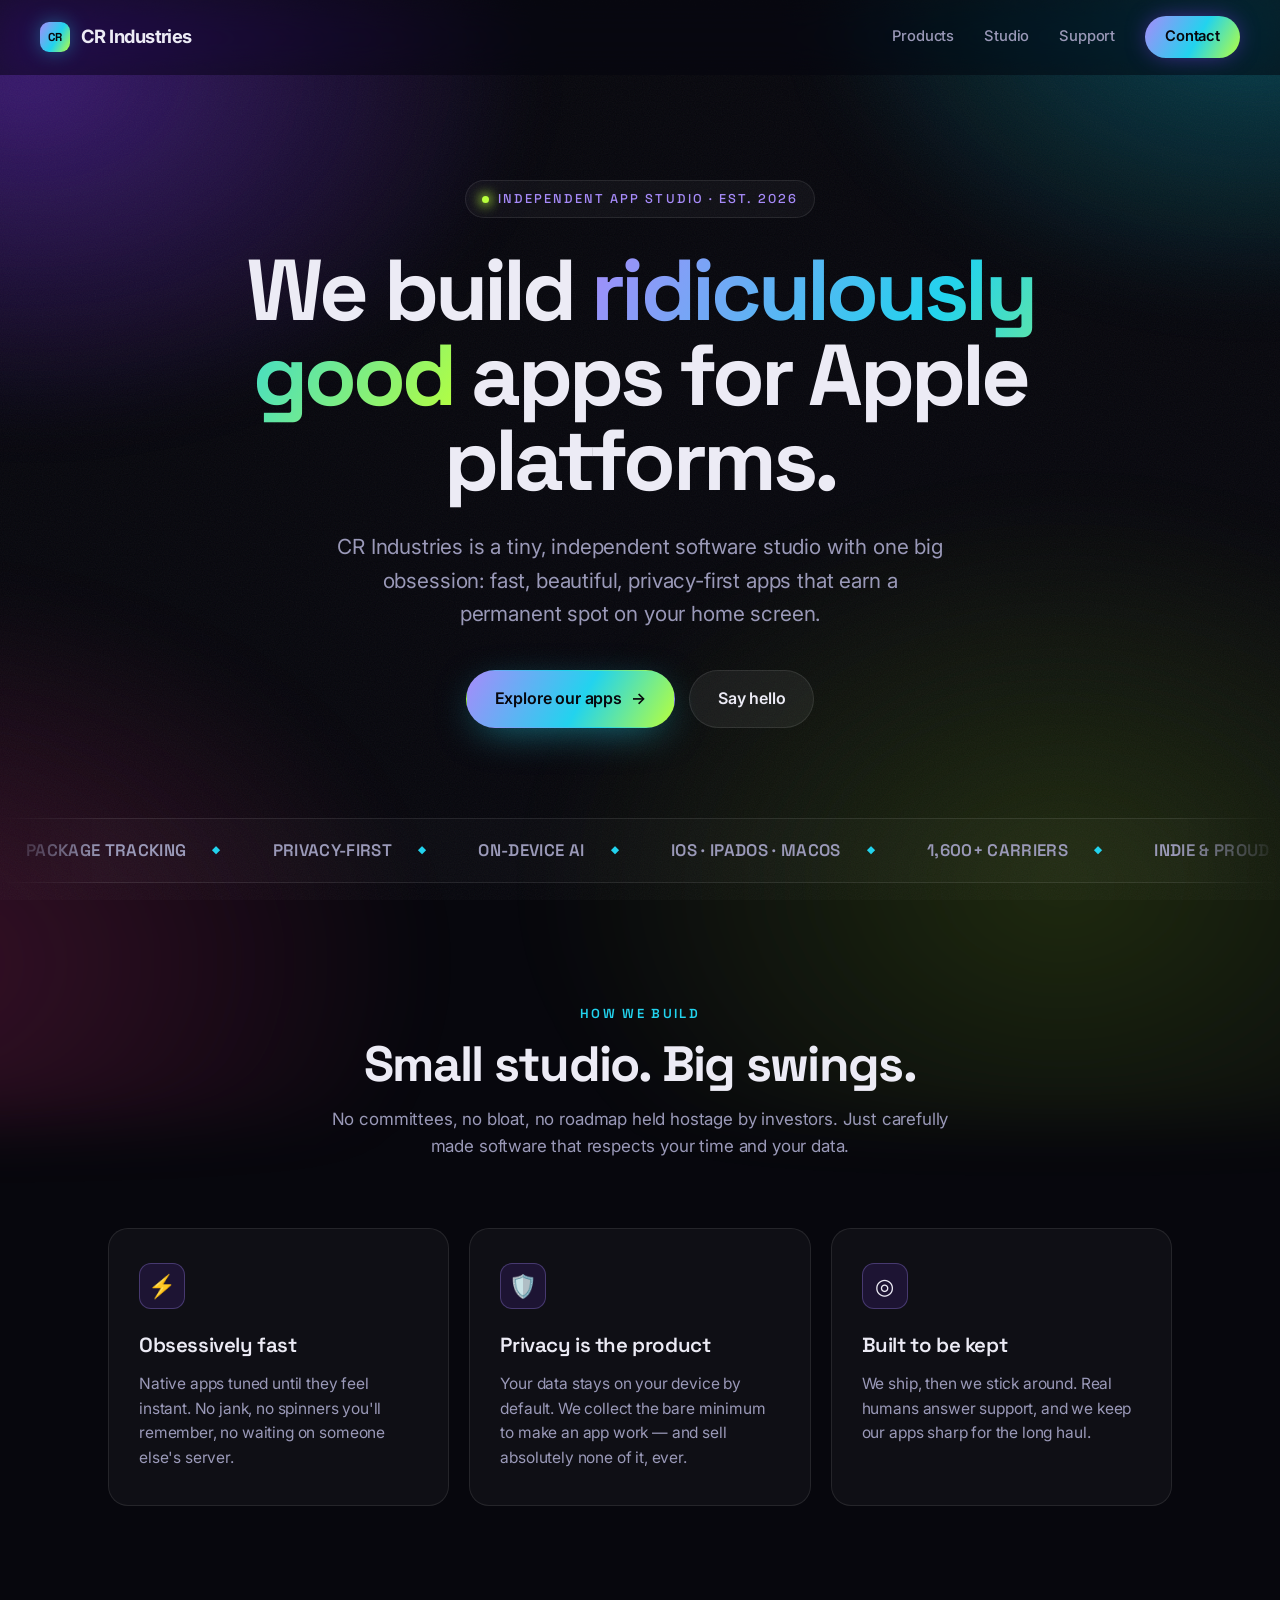
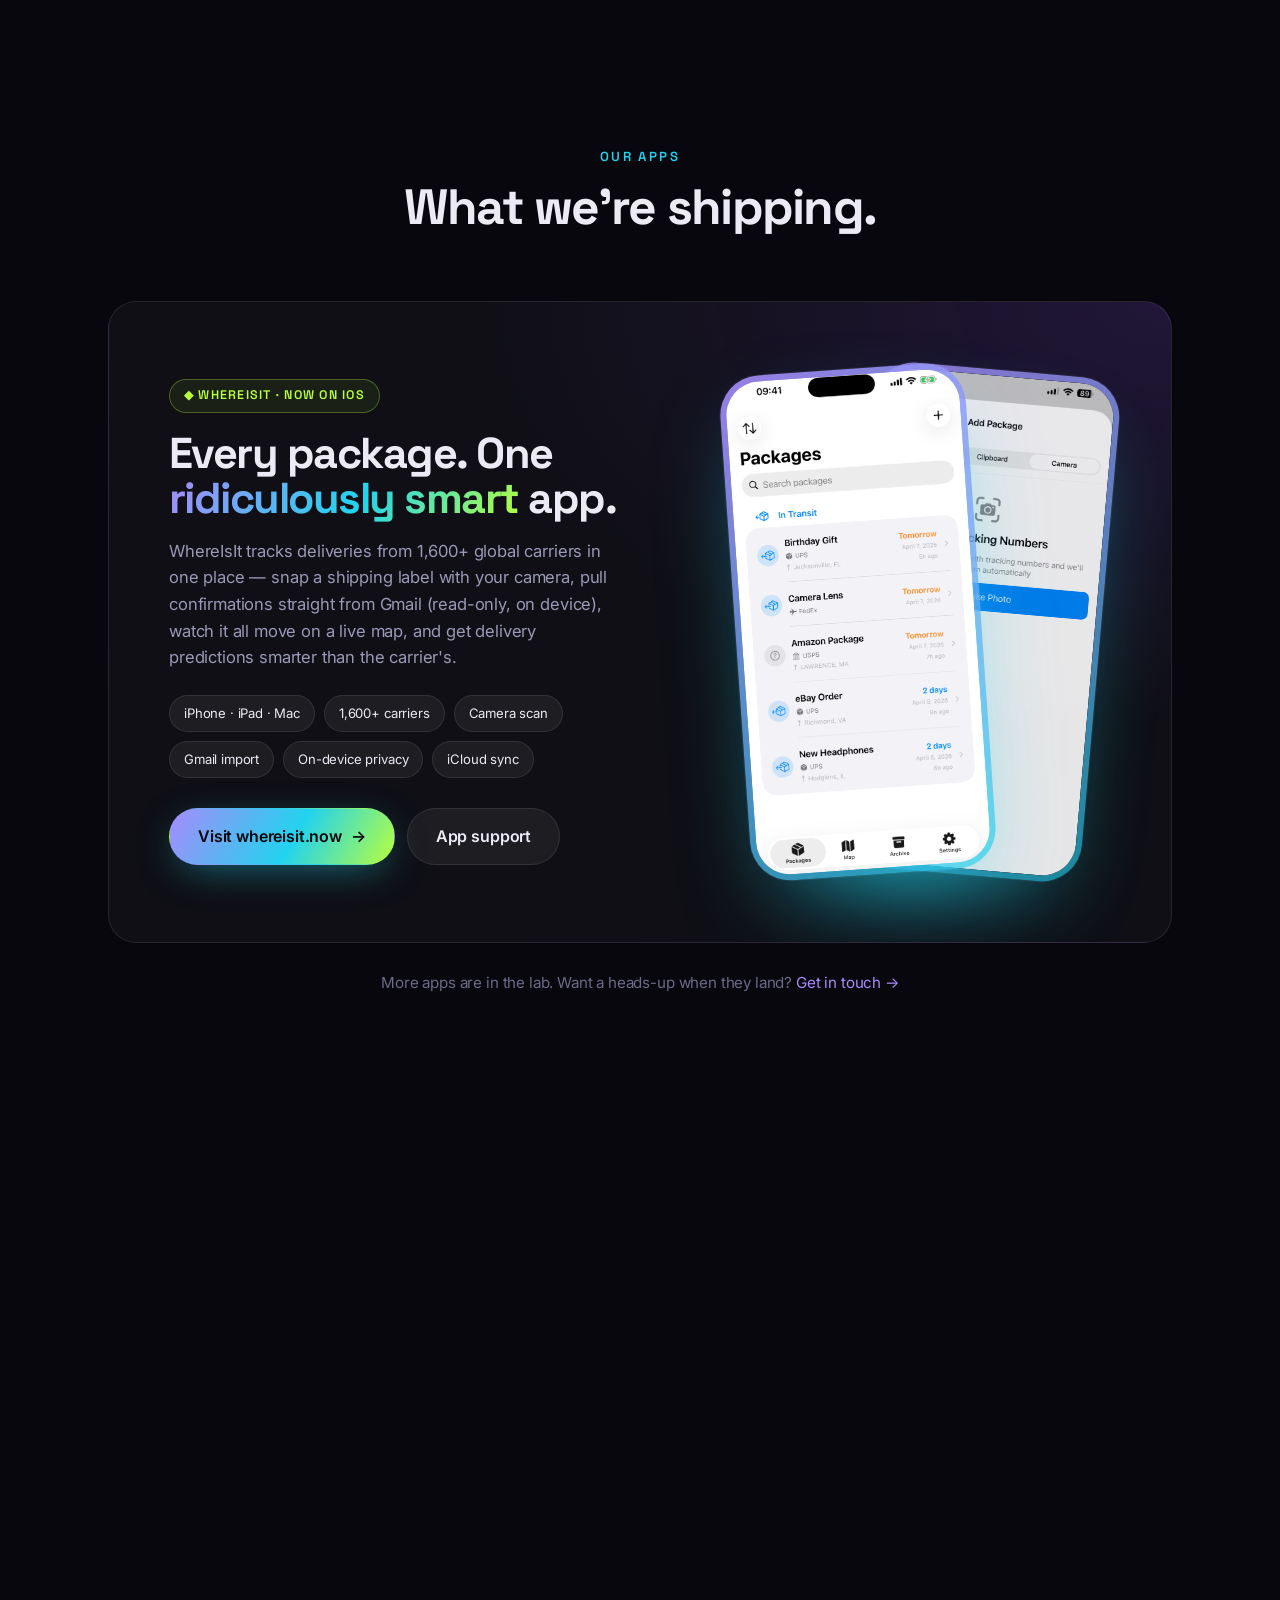
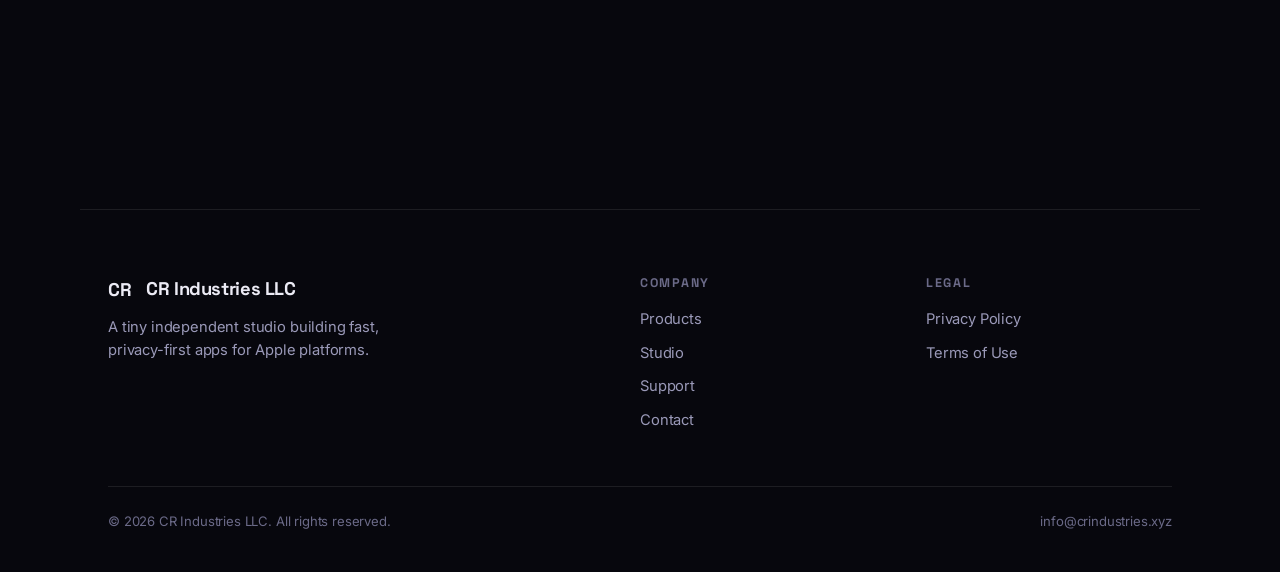
<file: index.html>
<!DOCTYPE html>
<html lang="en">
<head>
    <meta charset="UTF-8">
    <meta name="viewport" content="width=device-width, initial-scale=1.0">
    <title>CR Industries LLC — Independent app studio for Apple platforms</title>
    <meta name="description" content="CR Industries LLC is a small, independent software studio building fast, beautiful, privacy-first apps for iPhone, iPad, and Mac. Makers of WhereIsIt package tracking.">
    <link rel="stylesheet" href="styles.css">
    <link rel="icon" type="image/svg+xml" href="assets/favicon.svg">
    <link rel="canonical" href="https://crindustries.xyz/">
    <meta property="og:type" content="website">
    <meta property="og:title" content="CR Industries LLC — Independent app studio">
    <meta property="og:description" content="A tiny indie software studio building fast, privacy-first apps for Apple platforms. Makers of WhereIsIt.">
    <meta property="og:url" content="https://crindustries.xyz/">
    <meta name="theme-color" content="#07070d">
    <link rel="preconnect" href="https://fonts.googleapis.com">
    <link rel="preconnect" href="https://fonts.gstatic.com" crossorigin>
    <link href="https://fonts.googleapis.com/css2?family=Space+Grotesk:wght@500;600;700&family=Inter:wght@400;500;600;700&display=swap" rel="stylesheet">
</head>
<body>

    <nav>
        <a href="index.html" class="nav-logo"><span class="mark">CR</span> CR Industries</a>
        <div class="nav-right">
            <a href="index.html#products" class="nav-hide">Products</a>
            <a href="index.html#studio" class="nav-hide">Studio</a>
            <a href="support.html">Support</a>
            <a href="index.html#contact" class="nav-cta">Contact</a>
        </div>
    </nav>

    <!-- Hero -->
    <header class="hero wrap">
        <span class="eyebrow"><span class="dot"></span> Independent app studio · Est. 2026</span>
        <h1>We build <span class="grad-text">ridiculously good</span> apps for Apple platforms.</h1>
        <p class="lede">CR Industries is a tiny, independent software studio with one big obsession: fast, beautiful, privacy-first apps that earn a permanent spot on your home screen.</p>
        <div class="hero-actions">
            <a href="index.html#products" class="btn btn-grad">Explore our apps <span class="arrow">→</span></a>
            <a href="index.html#contact" class="btn btn-ghost">Say hello</a>
        </div>
    </header>

    <!-- Marquee -->
    <div class="marquee" aria-hidden="true">
        <div class="marquee-track">
            <span>Package tracking</span><span>Privacy-first</span><span>On-device AI</span><span>iOS · iPadOS · macOS</span><span>1,600+ carriers</span><span>Indie &amp; proud</span><span>No dark patterns</span>
            <span>Package tracking</span><span>Privacy-first</span><span>On-device AI</span><span>iOS · iPadOS · macOS</span><span>1,600+ carriers</span><span>Indie &amp; proud</span><span>No dark patterns</span>
        </div>
    </div>

    <!-- Studio / how we build -->
    <section class="section wrap" id="studio">
        <div class="section-head reveal">
            <div class="kicker">How we build</div>
            <h2>Small studio. Big swings.</h2>
            <p>No committees, no bloat, no roadmap held hostage by investors. Just carefully made software that respects your time and your data.</p>
        </div>
        <div class="values">
            <div class="card reveal">
                <div class="ico">⚡</div>
                <h3>Obsessively fast</h3>
                <p>Native apps tuned until they feel instant. No jank, no spinners you'll remember, no waiting on someone else's server.</p>
            </div>
            <div class="card reveal">
                <div class="ico">🛡️</div>
                <h3>Privacy is the product</h3>
                <p>Your data stays on your device by default. We collect the bare minimum to make an app work — and sell absolutely none of it, ever.</p>
            </div>
            <div class="card reveal">
                <div class="ico">◎</div>
                <h3>Built to be kept</h3>
                <p>We ship, then we stick around. Real humans answer support, and we keep our apps sharp for the long haul.</p>
            </div>
        </div>
    </section>

    <!-- Products -->
    <section class="section wrap" id="products">
        <div class="section-head reveal">
            <div class="kicker">Our apps</div>
            <h2>What we're shipping.</h2>
        </div>

        <article class="product reveal">
            <div class="product-text">
                <span class="pill">◆ WhereIsIt · Now on iOS</span>
                <h3>Every package. One <span class="grad-text">ridiculously smart</span> app.</h3>
                <p>WhereIsIt tracks deliveries from 1,600+ global carriers in one place — snap a shipping label with your camera, pull confirmations straight from Gmail (read-only, on device), watch it all move on a live map, and get delivery predictions smarter than the carrier's.</p>
                <ul class="chips">
                    <li>iPhone · iPad · Mac</li>
                    <li>1,600+ carriers</li>
                    <li>Camera scan</li>
                    <li>Gmail import</li>
                    <li>On-device privacy</li>
                    <li>iCloud sync</li>
                </ul>
                <div class="product-actions">
                    <a href="https://whereisit.now" class="btn btn-grad" rel="noopener">Visit whereisit.now <span class="arrow">→</span></a>
                    <a href="https://whereisit.now/support.html" class="btn btn-ghost" rel="noopener">App support</a>
                </div>
            </div>
            <div class="phones">
                <div class="phone back"><div><img src="assets/whereisit-scan.png" alt="WhereIsIt scanning a shipping label" loading="lazy"></div></div>
                <div class="phone front"><div><img src="assets/whereisit-list.png" alt="WhereIsIt package list on iPhone" loading="lazy"></div></div>
            </div>
        </article>

        <p class="more">More apps are in the lab. Want a heads-up when they land? <a href="index.html#contact">Get in touch →</a></p>
    </section>

    <!-- Contact -->
    <section class="section wrap contact" id="contact">
        <div class="contact-inner reveal">
            <h2>Let's build <span class="grad-text">something.</span></h2>
            <p>Partnerships, press, feedback, or just want to say hi? We read every message. CR Industries LLC is an independent software company based in the United States.</p>
            <a href="mailto:info@crindustries.xyz" class="email-btn">✉ info@crindustries.xyz</a>
        </div>
    </section>

    <!-- Footer -->
    <footer class="wrap">
        <div class="footer-grid">
            <div class="footer-col">
                <div class="footer-logo"><span class="mark" style="width:28px;height:28px;">CR</span> CR Industries LLC</div>
                <p class="footer-tagline">A tiny independent studio building fast, privacy-first apps for Apple platforms.</p>
            </div>
            <div class="footer-col">
                <h4>Company</h4>
                <a href="index.html#products">Products</a>
                <a href="index.html#studio">Studio</a>
                <a href="support.html">Support</a>
                <a href="index.html#contact">Contact</a>
            </div>
            <div class="footer-col">
                <h4>Legal</h4>
                <a href="privacy.html">Privacy Policy</a>
                <a href="terms.html">Terms of Use</a>
            </div>
        </div>
        <div class="footer-bottom">
            <p>&copy; 2026 CR Industries LLC. All rights reserved.</p>
            <p><a href="mailto:info@crindustries.xyz">info@crindustries.xyz</a></p>
        </div>
    </footer>

    <script src="app.js" defer></script>
</body>
</html>
</file>
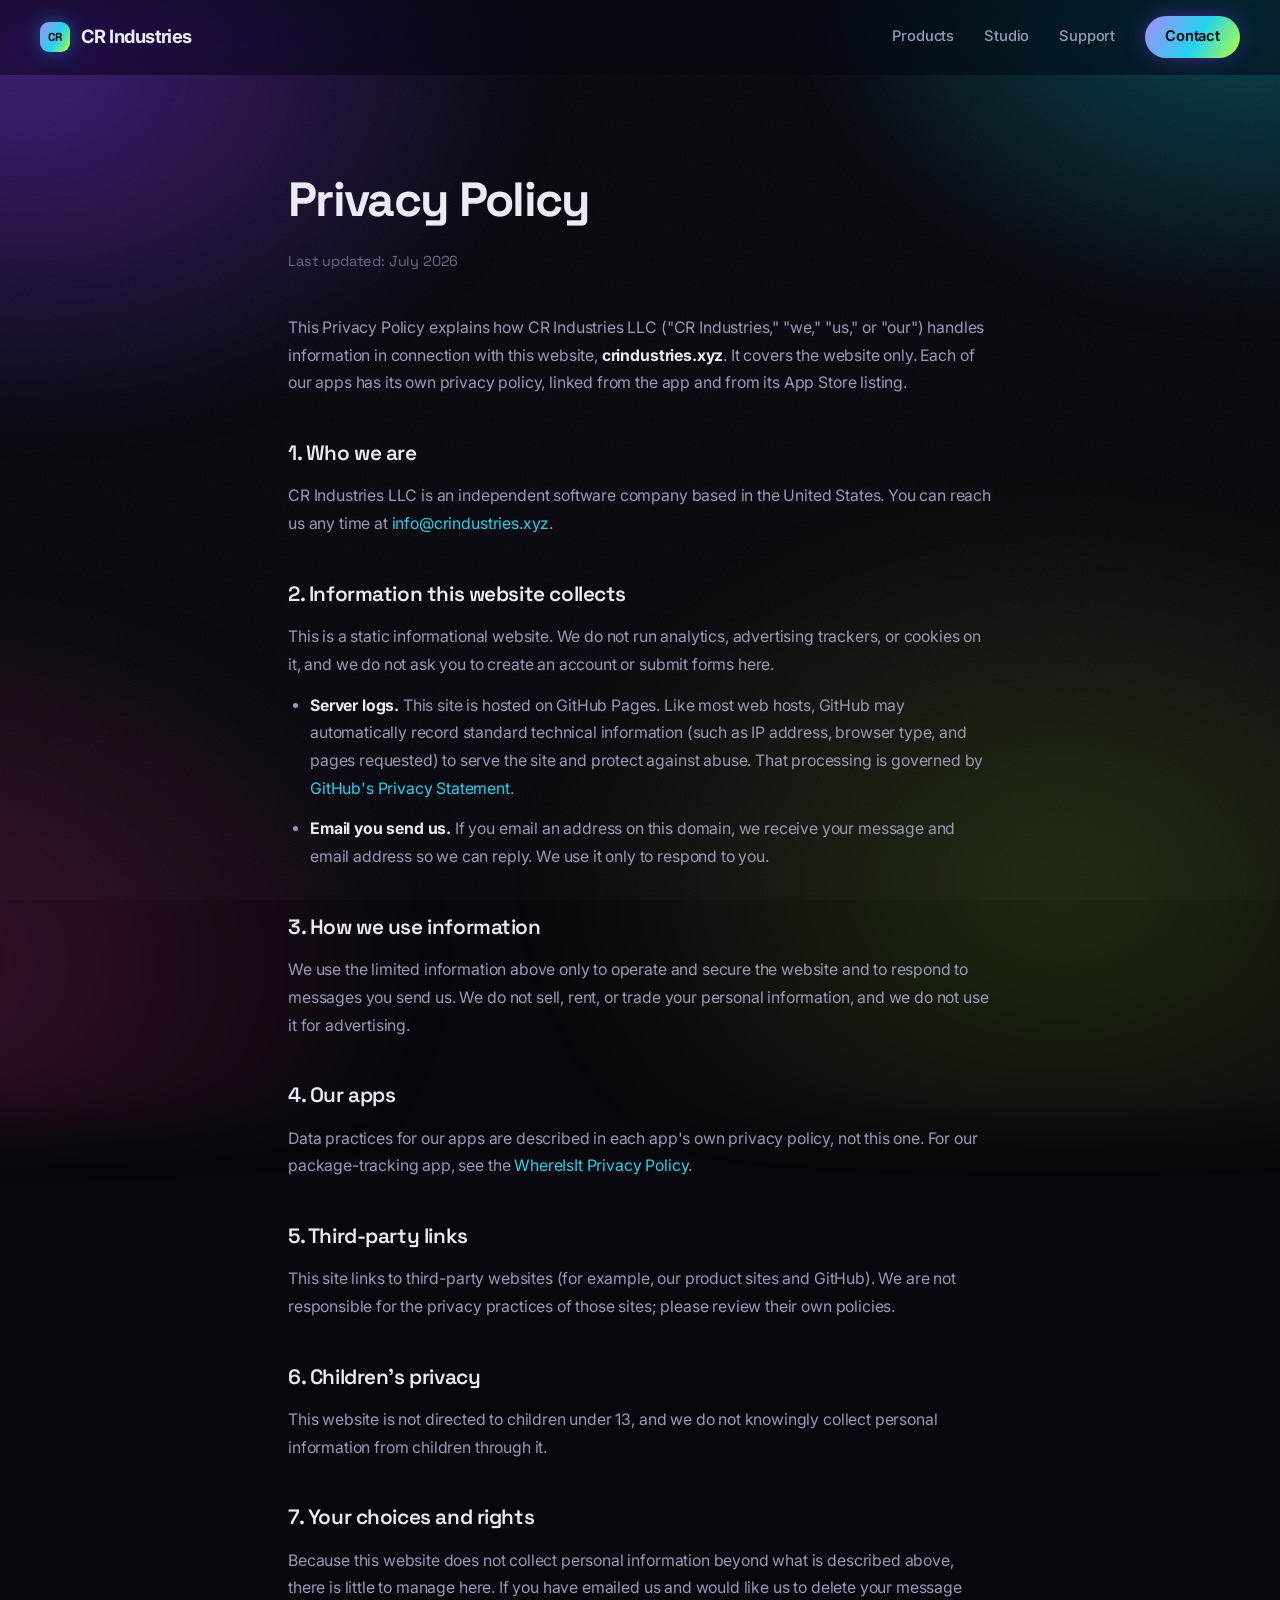
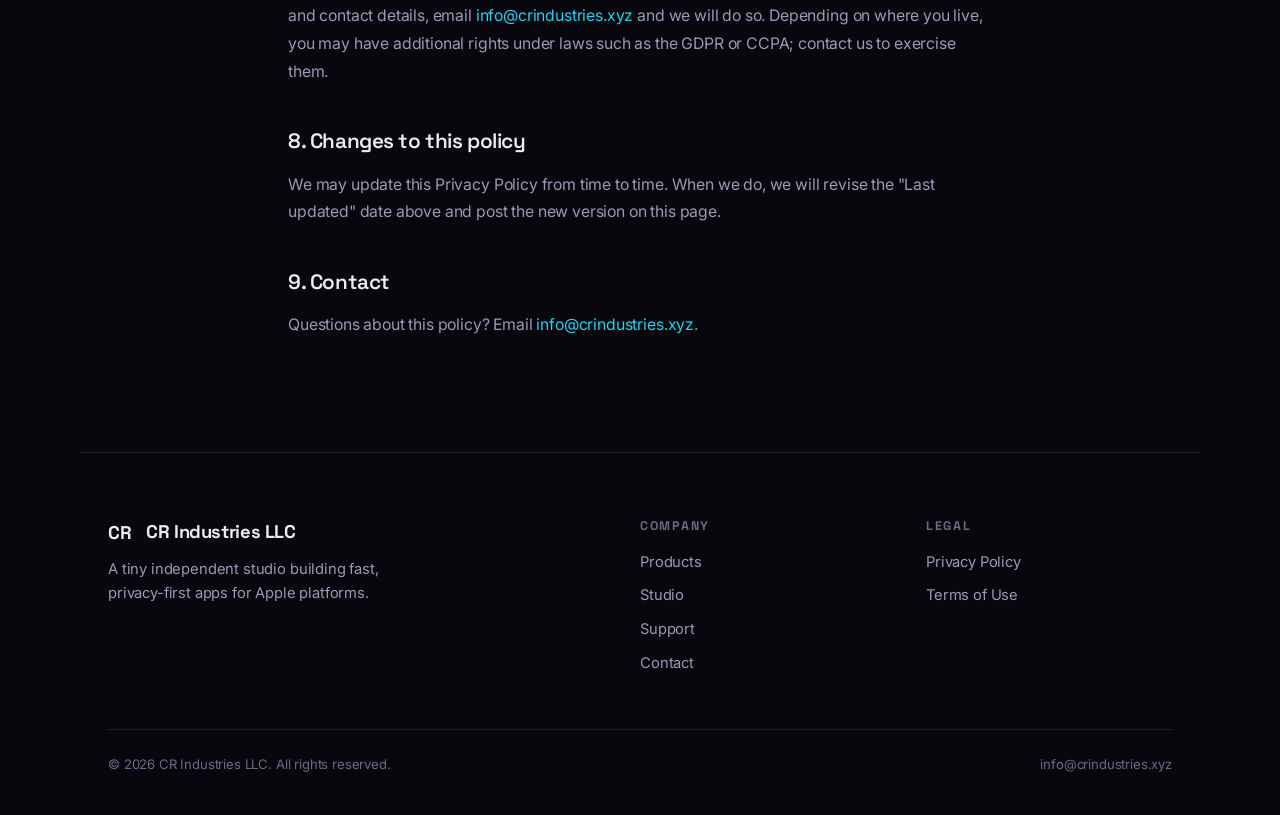
<file: privacy.html>
<!DOCTYPE html>
<html lang="en">
<head>
    <meta charset="UTF-8">
    <meta name="viewport" content="width=device-width, initial-scale=1.0">
    <title>Privacy Policy — CR Industries LLC</title>
    <meta name="description" content="Privacy policy for the CR Industries LLC website, crindustries.xyz.">
    <link rel="stylesheet" href="styles.css">
    <link rel="icon" type="image/svg+xml" href="assets/favicon.svg">
    <link rel="canonical" href="https://crindustries.xyz/privacy.html">
    <meta name="theme-color" content="#07070d">
    <link rel="preconnect" href="https://fonts.googleapis.com">
    <link rel="preconnect" href="https://fonts.gstatic.com" crossorigin>
    <link href="https://fonts.googleapis.com/css2?family=Space+Grotesk:wght@500;600;700&family=Inter:wght@400;500;600;700&display=swap" rel="stylesheet">
</head>
<body>

    <nav>
        <a href="index.html" class="nav-logo"><span class="mark">CR</span> CR Industries</a>
        <div class="nav-right">
            <a href="index.html#products" class="nav-hide">Products</a>
            <a href="index.html#studio" class="nav-hide">Studio</a>
            <a href="support.html">Support</a>
            <a href="index.html#contact" class="nav-cta">Contact</a>
        </div>
    </nav>

    <main class="legal">
        <h1>Privacy Policy</h1>
        <p class="updated">Last updated: July 2026</p>

        <p>This Privacy Policy explains how CR Industries LLC ("CR Industries," "we," "us," or "our") handles information in connection with this website, <strong>crindustries.xyz</strong>. It covers the website only. Each of our apps has its own privacy policy, linked from the app and from its App Store listing.</p>

        <h2>1. Who we are</h2>
        <p>CR Industries LLC is an independent software company based in the United States. You can reach us any time at <a href="mailto:info@crindustries.xyz">info@crindustries.xyz</a>.</p>

        <h2>2. Information this website collects</h2>
        <p>This is a static informational website. We do not run analytics, advertising trackers, or cookies on it, and we do not ask you to create an account or submit forms here.</p>
        <ul>
            <li><strong>Server logs.</strong> This site is hosted on GitHub Pages. Like most web hosts, GitHub may automatically record standard technical information (such as IP address, browser type, and pages requested) to serve the site and protect against abuse. That processing is governed by <a href="https://docs.github.com/site-policy/privacy-policies/github-privacy-statement" rel="noopener">GitHub's Privacy Statement</a>.</li>
            <li><strong>Email you send us.</strong> If you email an address on this domain, we receive your message and email address so we can reply. We use it only to respond to you.</li>
        </ul>

        <h2>3. How we use information</h2>
        <p>We use the limited information above only to operate and secure the website and to respond to messages you send us. We do not sell, rent, or trade your personal information, and we do not use it for advertising.</p>

        <h2>4. Our apps</h2>
        <p>Data practices for our apps are described in each app's own privacy policy, not this one. For our package-tracking app, see the <a href="https://whereisit.now/privacy.html" rel="noopener">WhereIsIt Privacy Policy</a>.</p>

        <h2>5. Third-party links</h2>
        <p>This site links to third-party websites (for example, our product sites and GitHub). We are not responsible for the privacy practices of those sites; please review their own policies.</p>

        <h2>6. Children's privacy</h2>
        <p>This website is not directed to children under 13, and we do not knowingly collect personal information from children through it.</p>

        <h2>7. Your choices and rights</h2>
        <p>Because this website does not collect personal information beyond what is described above, there is little to manage here. If you have emailed us and would like us to delete your message and contact details, email <a href="mailto:info@crindustries.xyz">info@crindustries.xyz</a> and we will do so. Depending on where you live, you may have additional rights under laws such as the GDPR or CCPA; contact us to exercise them.</p>

        <h2>8. Changes to this policy</h2>
        <p>We may update this Privacy Policy from time to time. When we do, we will revise the "Last updated" date above and post the new version on this page.</p>

        <h2>9. Contact</h2>
        <p>Questions about this policy? Email <a href="mailto:info@crindustries.xyz">info@crindustries.xyz</a>.</p>
    </main>

    <footer class="wrap">
        <div class="footer-grid">
            <div class="footer-col">
                <div class="footer-logo"><span class="mark" style="width:28px;height:28px;">CR</span> CR Industries LLC</div>
                <p class="footer-tagline">A tiny independent studio building fast, privacy-first apps for Apple platforms.</p>
            </div>
            <div class="footer-col">
                <h4>Company</h4>
                <a href="index.html#products">Products</a>
                <a href="index.html#studio">Studio</a>
                <a href="support.html">Support</a>
                <a href="index.html#contact">Contact</a>
            </div>
            <div class="footer-col">
                <h4>Legal</h4>
                <a href="privacy.html">Privacy Policy</a>
                <a href="terms.html">Terms of Use</a>
            </div>
        </div>
        <div class="footer-bottom">
            <p>&copy; 2026 CR Industries LLC. All rights reserved.</p>
            <p><a href="mailto:info@crindustries.xyz">info@crindustries.xyz</a></p>
        </div>
    </footer>

    <script src="app.js" defer></script>
</body>
</html>
</file>
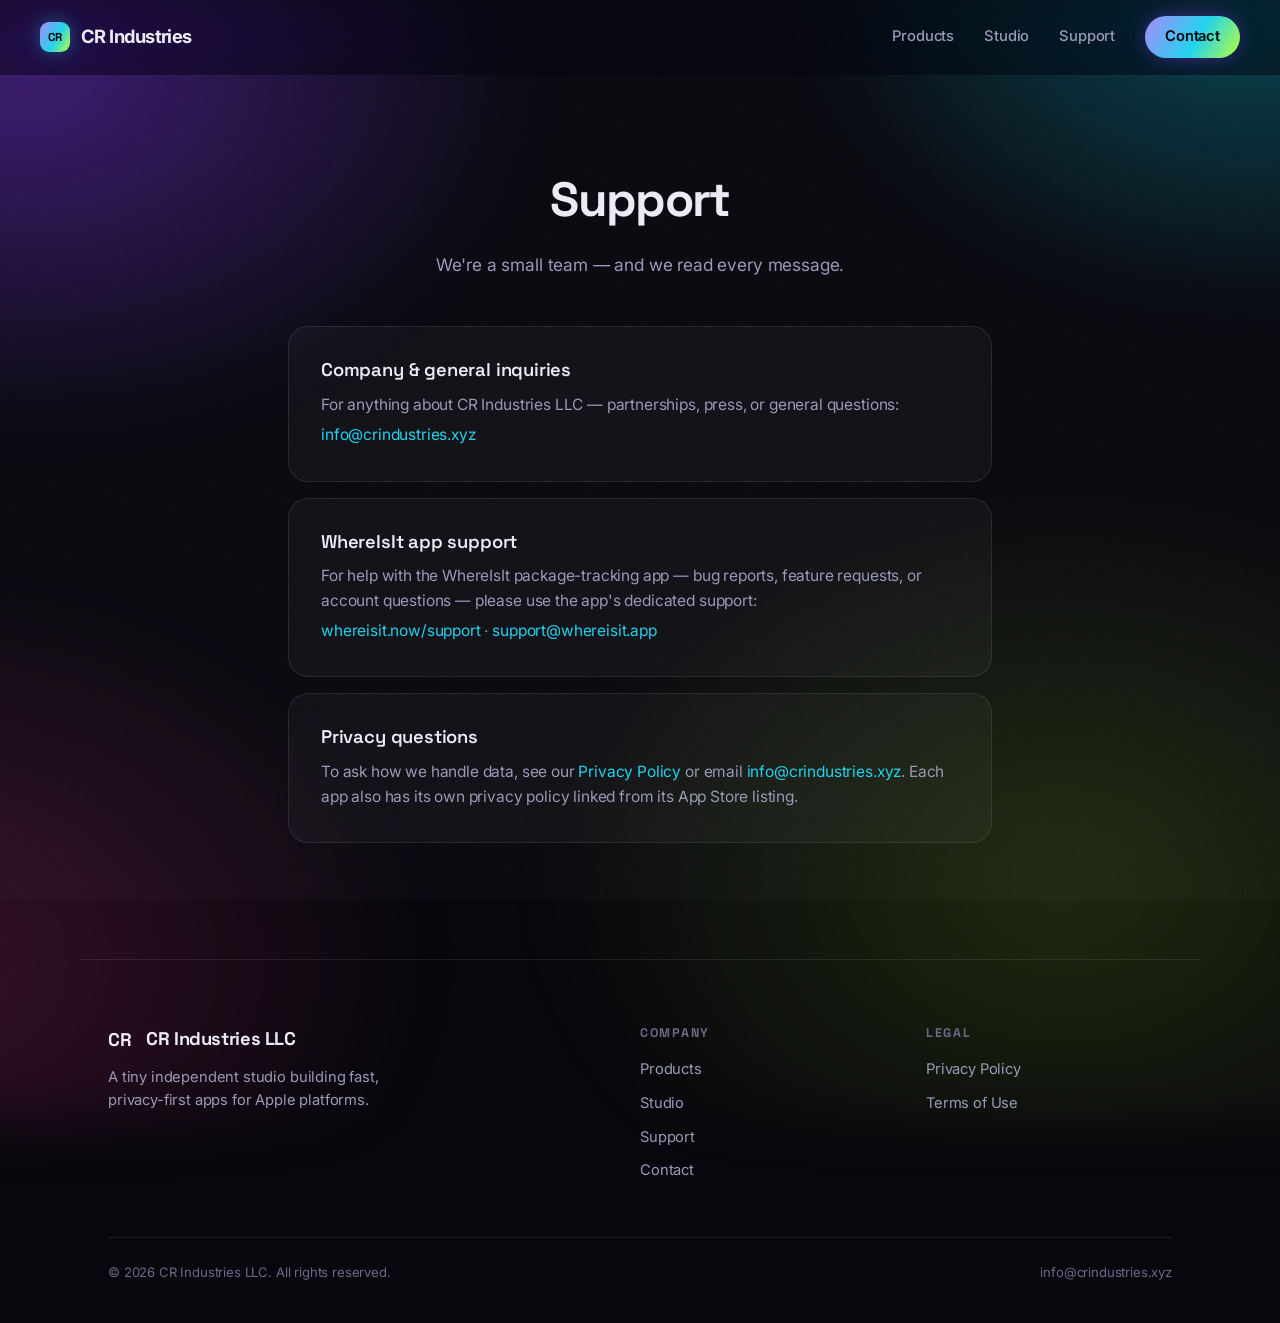
<file: support.html>
<!DOCTYPE html>
<html lang="en">
<head>
    <meta charset="UTF-8">
    <meta name="viewport" content="width=device-width, initial-scale=1.0">
    <title>Support — CR Industries LLC</title>
    <meta name="description" content="Contact CR Industries LLC for company, product, and press inquiries.">
    <link rel="stylesheet" href="styles.css">
    <link rel="icon" type="image/svg+xml" href="assets/favicon.svg">
    <link rel="canonical" href="https://crindustries.xyz/support.html">
    <meta name="theme-color" content="#07070d">
    <link rel="preconnect" href="https://fonts.googleapis.com">
    <link rel="preconnect" href="https://fonts.gstatic.com" crossorigin>
    <link href="https://fonts.googleapis.com/css2?family=Space+Grotesk:wght@500;600;700&family=Inter:wght@400;500;600;700&display=swap" rel="stylesheet">
</head>
<body>

    <nav>
        <a href="index.html" class="nav-logo"><span class="mark">CR</span> CR Industries</a>
        <div class="nav-right">
            <a href="index.html#products" class="nav-hide">Products</a>
            <a href="index.html#studio" class="nav-hide">Studio</a>
            <a href="support.html">Support</a>
            <a href="index.html#contact" class="nav-cta">Contact</a>
        </div>
    </nav>

    <main class="support">
        <h1>Support</h1>
        <p class="support-sub">We're a small team — and we read every message.</p>

        <div class="support-card">
            <h3>Company &amp; general inquiries</h3>
            <p>For anything about CR Industries LLC — partnerships, press, or general questions:</p>
            <p><a href="mailto:info@crindustries.xyz">info@crindustries.xyz</a></p>
        </div>

        <div class="support-card">
            <h3>WhereIsIt app support</h3>
            <p>For help with the WhereIsIt package-tracking app — bug reports, feature requests, or account questions — please use the app's dedicated support:</p>
            <p><a href="https://whereisit.now/support.html" rel="noopener">whereisit.now/support</a> &middot; <a href="mailto:support@whereisit.app">support@whereisit.app</a></p>
        </div>

        <div class="support-card">
            <h3>Privacy questions</h3>
            <p>To ask how we handle data, see our <a href="privacy.html">Privacy Policy</a> or email <a href="mailto:info@crindustries.xyz">info@crindustries.xyz</a>. Each app also has its own privacy policy linked from its App Store listing.</p>
        </div>
    </main>

    <footer class="wrap">
        <div class="footer-grid">
            <div class="footer-col">
                <div class="footer-logo"><span class="mark" style="width:28px;height:28px;">CR</span> CR Industries LLC</div>
                <p class="footer-tagline">A tiny independent studio building fast, privacy-first apps for Apple platforms.</p>
            </div>
            <div class="footer-col">
                <h4>Company</h4>
                <a href="index.html#products">Products</a>
                <a href="index.html#studio">Studio</a>
                <a href="support.html">Support</a>
                <a href="index.html#contact">Contact</a>
            </div>
            <div class="footer-col">
                <h4>Legal</h4>
                <a href="privacy.html">Privacy Policy</a>
                <a href="terms.html">Terms of Use</a>
            </div>
        </div>
        <div class="footer-bottom">
            <p>&copy; 2026 CR Industries LLC. All rights reserved.</p>
            <p><a href="mailto:info@crindustries.xyz">info@crindustries.xyz</a></p>
        </div>
    </footer>

    <script src="app.js" defer></script>
</body>
</html>
</file>
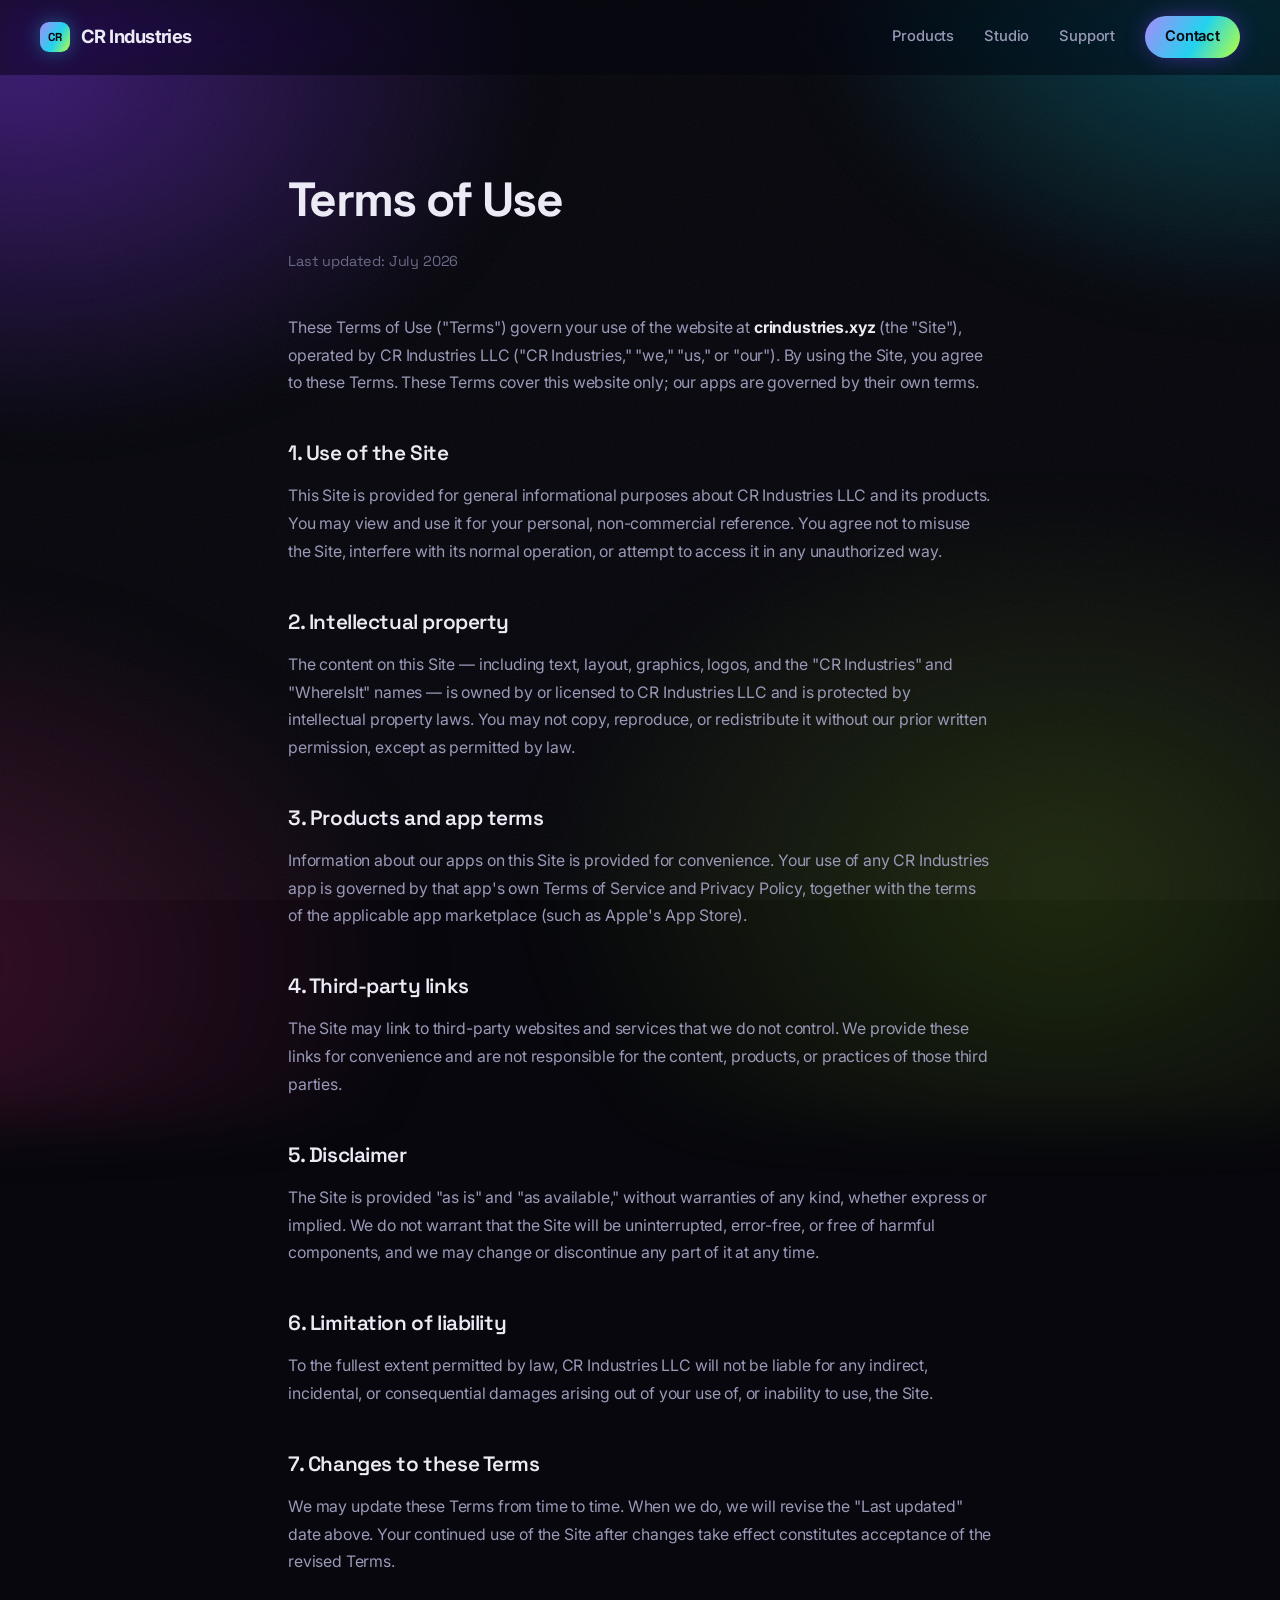
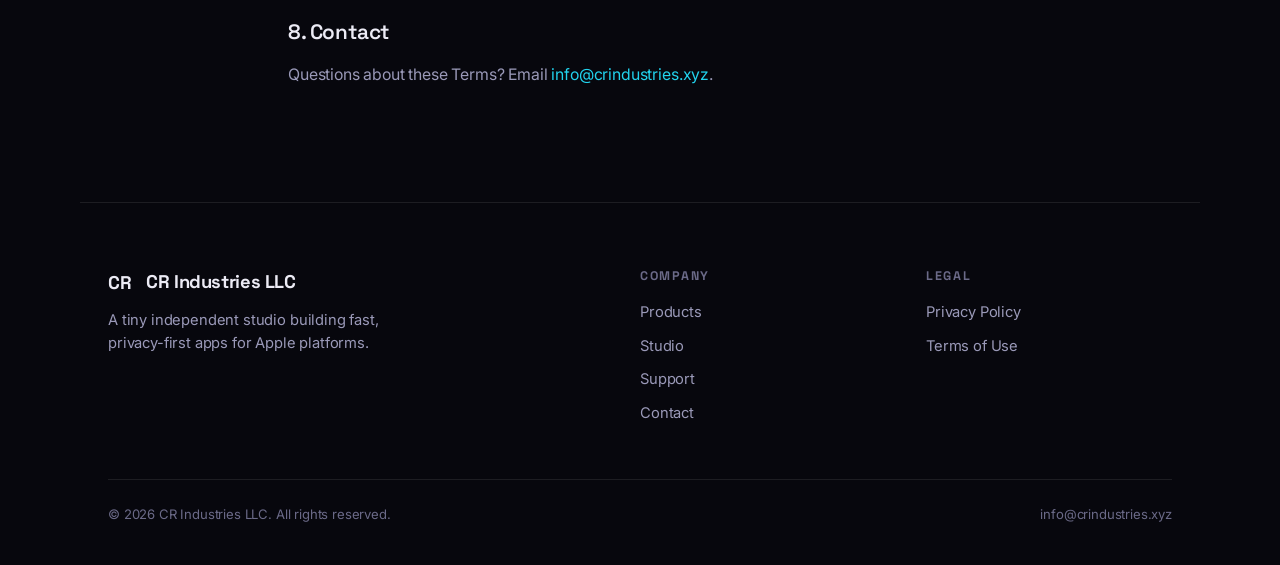
<file: terms.html>
<!DOCTYPE html>
<html lang="en">
<head>
    <meta charset="UTF-8">
    <meta name="viewport" content="width=device-width, initial-scale=1.0">
    <title>Terms of Use — CR Industries LLC</title>
    <meta name="description" content="Terms of use for the CR Industries LLC website, crindustries.xyz.">
    <link rel="stylesheet" href="styles.css">
    <link rel="icon" type="image/svg+xml" href="assets/favicon.svg">
    <link rel="canonical" href="https://crindustries.xyz/terms.html">
    <meta name="theme-color" content="#07070d">
    <link rel="preconnect" href="https://fonts.googleapis.com">
    <link rel="preconnect" href="https://fonts.gstatic.com" crossorigin>
    <link href="https://fonts.googleapis.com/css2?family=Space+Grotesk:wght@500;600;700&family=Inter:wght@400;500;600;700&display=swap" rel="stylesheet">
</head>
<body>

    <nav>
        <a href="index.html" class="nav-logo"><span class="mark">CR</span> CR Industries</a>
        <div class="nav-right">
            <a href="index.html#products" class="nav-hide">Products</a>
            <a href="index.html#studio" class="nav-hide">Studio</a>
            <a href="support.html">Support</a>
            <a href="index.html#contact" class="nav-cta">Contact</a>
        </div>
    </nav>

    <main class="legal">
        <h1>Terms of Use</h1>
        <p class="updated">Last updated: July 2026</p>

        <p>These Terms of Use ("Terms") govern your use of the website at <strong>crindustries.xyz</strong> (the "Site"), operated by CR Industries LLC ("CR Industries," "we," "us," or "our"). By using the Site, you agree to these Terms. These Terms cover this website only; our apps are governed by their own terms.</p>

        <h2>1. Use of the Site</h2>
        <p>This Site is provided for general informational purposes about CR Industries LLC and its products. You may view and use it for your personal, non-commercial reference. You agree not to misuse the Site, interfere with its normal operation, or attempt to access it in any unauthorized way.</p>

        <h2>2. Intellectual property</h2>
        <p>The content on this Site — including text, layout, graphics, logos, and the "CR Industries" and "WhereIsIt" names — is owned by or licensed to CR Industries LLC and is protected by intellectual property laws. You may not copy, reproduce, or redistribute it without our prior written permission, except as permitted by law.</p>

        <h2>3. Products and app terms</h2>
        <p>Information about our apps on this Site is provided for convenience. Your use of any CR Industries app is governed by that app's own Terms of Service and Privacy Policy, together with the terms of the applicable app marketplace (such as Apple's App Store).</p>

        <h2>4. Third-party links</h2>
        <p>The Site may link to third-party websites and services that we do not control. We provide these links for convenience and are not responsible for the content, products, or practices of those third parties.</p>

        <h2>5. Disclaimer</h2>
        <p>The Site is provided "as is" and "as available," without warranties of any kind, whether express or implied. We do not warrant that the Site will be uninterrupted, error-free, or free of harmful components, and we may change or discontinue any part of it at any time.</p>

        <h2>6. Limitation of liability</h2>
        <p>To the fullest extent permitted by law, CR Industries LLC will not be liable for any indirect, incidental, or consequential damages arising out of your use of, or inability to use, the Site.</p>

        <h2>7. Changes to these Terms</h2>
        <p>We may update these Terms from time to time. When we do, we will revise the "Last updated" date above. Your continued use of the Site after changes take effect constitutes acceptance of the revised Terms.</p>

        <h2>8. Contact</h2>
        <p>Questions about these Terms? Email <a href="mailto:info@crindustries.xyz">info@crindustries.xyz</a>.</p>
    </main>

    <footer class="wrap">
        <div class="footer-grid">
            <div class="footer-col">
                <div class="footer-logo"><span class="mark" style="width:28px;height:28px;">CR</span> CR Industries LLC</div>
                <p class="footer-tagline">A tiny independent studio building fast, privacy-first apps for Apple platforms.</p>
            </div>
            <div class="footer-col">
                <h4>Company</h4>
                <a href="index.html#products">Products</a>
                <a href="index.html#studio">Studio</a>
                <a href="support.html">Support</a>
                <a href="index.html#contact">Contact</a>
            </div>
            <div class="footer-col">
                <h4>Legal</h4>
                <a href="privacy.html">Privacy Policy</a>
                <a href="terms.html">Terms of Use</a>
            </div>
        </div>
        <div class="footer-bottom">
            <p>&copy; 2026 CR Industries LLC. All rights reserved.</p>
            <p><a href="mailto:info@crindustries.xyz">info@crindustries.xyz</a></p>
        </div>
    </footer>

    <script src="app.js" defer></script>
</body>
</html>
</file>
<file: styles.css>
/* ============================================================
   CR Industries LLC — crindustries.xyz
   "Cyber-aurora" — bold indie software studio.
   ============================================================ */

*, *::before, *::after { margin: 0; padding: 0; box-sizing: border-box; }

:root {
    --bg:        #07070d;
    --bg-2:      #0d0d18;
    --text:      #ecebf5;
    --muted:     #9a99b8;
    --faint:     #6b6a88;

    --violet:    #7c3aed;
    --violet-lt: #a78bfa;
    --cyan:      #22d3ee;
    --lime:      #b8ff3c;
    --pink:      #ff3d8b;

    --grad:      linear-gradient(120deg, #a78bfa 0%, #22d3ee 55%, #b8ff3c 100%);
    --grad-hot:  linear-gradient(120deg, #7c3aed 0%, #22d3ee 100%);

    --line:      rgba(255,255,255,0.09);
    --glass:     rgba(255,255,255,0.035);
    --glass-2:   rgba(255,255,255,0.06);
    --radius:    20px;
    --maxw:      1120px;

    --shadow-glow: 0 0 0 1px rgba(124,58,237,0.25), 0 24px 70px -20px rgba(34,211,238,0.35);
}

html { scroll-behavior: smooth; -webkit-text-size-adjust: 100%; }

body {
    font-family: 'Inter', -apple-system, BlinkMacSystemFont, 'Segoe UI', Roboto, sans-serif;
    background: var(--bg);
    color: var(--text);
    line-height: 1.6;
    letter-spacing: -0.01em;
    -webkit-font-smoothing: antialiased;
    overflow-x: hidden;
    position: relative;
    min-height: 100vh;
}

/* Living aurora + grain — pure CSS, no markup needed per page */
body::before {
    content: "";
    position: fixed;
    inset: -25%;
    z-index: -2;
    background:
        radial-gradient(38% 38% at 18% 22%, rgba(124,58,237,0.42), transparent 70%),
        radial-gradient(34% 34% at 82% 16%, rgba(34,211,238,0.30), transparent 70%),
        radial-gradient(40% 42% at 72% 82%, rgba(184,255,60,0.14), transparent 70%),
        radial-gradient(38% 40% at 12% 88%, rgba(255,61,139,0.20), transparent 72%);
    filter: blur(30px) saturate(120%);
    animation: drift 26s ease-in-out infinite alternate;
}

body::after {
    content: "";
    position: fixed;
    inset: 0;
    z-index: -1;
    pointer-events: none;
    opacity: 0.055;
    background-image: url("data:image/svg+xml,%3Csvg xmlns='http://www.w3.org/2000/svg' width='160' height='160'%3E%3Cfilter id='n'%3E%3CfeTurbulence type='fractalNoise' baseFrequency='0.85' numOctaves='2' stitchTiles='stitch'/%3E%3C/filter%3E%3Crect width='100%25' height='100%25' filter='url(%23n)'/%3E%3C/svg%3E");
}

@keyframes drift {
    0%   { transform: translate3d(0,0,0) scale(1); }
    50%  { transform: translate3d(2%, -2%, 0) scale(1.06); }
    100% { transform: translate3d(-2%, 2%, 0) scale(1.03); }
}

a { color: inherit; text-decoration: none; }
img { max-width: 100%; display: block; }

.wrap { max-width: var(--maxw); margin: 0 auto; padding-left: 28px; padding-right: 28px; }

.grad-text {
    background: var(--grad);
    -webkit-background-clip: text;
    background-clip: text;
    -webkit-text-fill-color: transparent;
    color: transparent;
}

/* ---------------- Nav ---------------- */
nav {
    position: fixed;
    top: 0; left: 0; right: 0;
    z-index: 100;
    display: flex;
    align-items: center;
    justify-content: space-between;
    padding: 16px clamp(20px, 4vw, 40px);
    background: rgba(7,7,13,0.55);
    backdrop-filter: blur(18px) saturate(160%);
    -webkit-backdrop-filter: blur(18px) saturate(160%);
    border-bottom: 1px solid transparent;
    transition: border-color .3s, background .3s;
}
nav.scrolled { border-bottom-color: var(--line); background: rgba(7,7,13,0.8); }

.nav-logo { display: flex; align-items: center; gap: 11px; font-weight: 700; font-size: 1.15rem; letter-spacing: -0.03em; }
.nav-logo .mark {
    width: 30px; height: 30px; border-radius: 9px;
    display: grid; place-items: center;
    font-family: 'Space Grotesk', sans-serif; font-weight: 700; font-size: 0.72rem; letter-spacing: -0.04em;
    color: #07070d;
    background: var(--grad);
    box-shadow: 0 0 22px -4px rgba(34,211,238,0.7);
}
.nav-right { display: flex; align-items: center; gap: clamp(14px, 2.4vw, 30px); }
.nav-right a { color: var(--muted); font-size: 0.92rem; font-weight: 500; transition: color .2s; }
.nav-right a:hover { color: var(--text); }
.nav-cta {
    color: #07070d !important;
    background: var(--grad);
    padding: 9px 20px; border-radius: 30px; font-weight: 600 !important;
    box-shadow: 0 0 24px -6px rgba(124,58,237,0.8);
    transition: transform .2s, box-shadow .2s;
}
.nav-cta:hover { transform: translateY(-1px); box-shadow: 0 0 32px -4px rgba(34,211,238,0.9); }

/* ---------------- Buttons ---------------- */
.btn { display: inline-flex; align-items: center; gap: 9px; font-weight: 600; font-size: 1rem; padding: 15px 28px; border-radius: 40px; cursor: pointer; transition: transform .2s, box-shadow .2s, background .2s, border-color .2s; border: 1px solid transparent; }
.btn-grad { color: #07070d; background: var(--grad); box-shadow: 0 10px 40px -12px rgba(34,211,238,0.6); }
.btn-grad:hover { transform: translateY(-2px); box-shadow: 0 16px 50px -12px rgba(124,58,237,0.75); }
.btn-ghost { color: var(--text); background: var(--glass-2); border-color: var(--line); }
.btn-ghost:hover { transform: translateY(-2px); border-color: var(--violet-lt); background: rgba(167,139,250,0.1); }
.btn .arrow { transition: transform .2s; }
.btn:hover .arrow { transform: translateX(4px); }

/* ---------------- Hero ---------------- */
.hero { position: relative; padding-block: clamp(140px, 20vh, 220px) 90px; text-align: center; }
.eyebrow {
    display: inline-flex; align-items: center; gap: 9px;
    font-family: 'Space Grotesk', sans-serif;
    font-size: 0.8rem; font-weight: 500; letter-spacing: 0.16em; text-transform: uppercase;
    color: var(--violet-lt);
    padding: 8px 16px; border-radius: 30px;
    border: 1px solid var(--line); background: var(--glass);
    margin-bottom: 30px;
}
.eyebrow .dot { width: 7px; height: 7px; border-radius: 50%; background: var(--lime); box-shadow: 0 0 12px 2px var(--lime); animation: pulse 2s ease-in-out infinite; }
@keyframes pulse { 0%,100%{opacity:1} 50%{opacity:.35} }

.hero h1 {
    font-family: 'Space Grotesk', sans-serif;
    font-weight: 700;
    font-size: clamp(2.6rem, 7.5vw, 5.4rem);
    line-height: 0.98;
    letter-spacing: -0.045em;
    max-width: 15ch;
    margin: 0 auto;
}
.hero .lede { font-size: clamp(1.05rem, 2.2vw, 1.3rem); color: var(--muted); max-width: 620px; margin: 28px auto 0; }
.hero-actions { display: flex; gap: 14px; justify-content: center; flex-wrap: wrap; margin-top: 40px; }

/* ---------------- Marquee ---------------- */
.marquee {
    border-block: 1px solid var(--line);
    background: rgba(255,255,255,0.02);
    overflow: hidden; white-space: nowrap;
    padding: 18px 0;
    -webkit-mask-image: linear-gradient(90deg, transparent, #000 8%, #000 92%, transparent);
    mask-image: linear-gradient(90deg, transparent, #000 8%, #000 92%, transparent);
}
.marquee-track { display: inline-flex; gap: 0; animation: scroll 28s linear infinite; will-change: transform; }
.marquee:hover .marquee-track { animation-play-state: paused; }
.marquee span {
    font-family: 'Space Grotesk', sans-serif; font-weight: 600;
    font-size: 1.05rem; letter-spacing: 0.02em; text-transform: uppercase;
    color: var(--muted); padding: 0 26px;
    display: inline-flex; align-items: center; gap: 26px;
}
.marquee span::after { content: "◆"; color: var(--cyan); font-size: 0.6rem; }
@keyframes scroll { from { transform: translateX(0); } to { transform: translateX(-50%); } }

/* ---------------- Sections ---------------- */
.section { padding-block: clamp(70px, 11vw, 120px); }
.section-head { text-align: center; max-width: 640px; margin: 0 auto clamp(44px, 6vw, 68px); }
.kicker { font-family: 'Space Grotesk', sans-serif; font-size: 0.82rem; font-weight: 600; letter-spacing: 0.18em; text-transform: uppercase; color: var(--cyan); }
.section-head h2 { font-family: 'Space Grotesk', sans-serif; font-weight: 700; font-size: clamp(2rem, 5vw, 3.1rem); line-height: 1.05; letter-spacing: -0.035em; margin-top: 14px; }
.section-head p { color: var(--muted); margin-top: 16px; font-size: 1.06rem; }

/* Values */
.values { display: grid; grid-template-columns: repeat(3, 1fr); gap: 20px; }
.card {
    position: relative; border-radius: var(--radius);
    background: var(--glass); border: 1px solid var(--line);
    padding: 34px 30px; overflow: hidden;
    transition: transform .3s, border-color .3s, background .3s;
}
.card::before { content: ""; position: absolute; inset: 0 0 auto 0; height: 3px; background: var(--grad); opacity: 0; transition: opacity .3s; }
.card:hover { transform: translateY(-8px); border-color: rgba(167,139,250,0.35); background: var(--glass-2); }
.card:hover::before { opacity: 1; }
.card .ico { width: 46px; height: 46px; border-radius: 12px; display: grid; place-items: center; font-size: 1.4rem; background: rgba(124,58,237,0.14); border: 1px solid rgba(167,139,250,0.3); margin-bottom: 20px; }
.card h3 { font-family: 'Space Grotesk', sans-serif; font-weight: 600; font-size: 1.28rem; letter-spacing: -0.02em; }
.card p { color: var(--muted); margin-top: 10px; font-size: 0.97rem; }

/* Stats */
.stats { display: grid; grid-template-columns: repeat(4, 1fr); gap: 20px; border-radius: var(--radius); border: 1px solid var(--line); background: linear-gradient(180deg, rgba(255,255,255,0.04), rgba(255,255,255,0.01)); padding: clamp(30px, 5vw, 50px) clamp(20px, 4vw, 40px); }
.stat { text-align: center; }
.stat .num { font-family: 'Space Grotesk', sans-serif; font-weight: 700; font-size: clamp(2.2rem, 5vw, 3.4rem); line-height: 1; letter-spacing: -0.04em; }
.stat .lbl { color: var(--muted); font-size: 0.86rem; margin-top: 10px; letter-spacing: 0.02em; }

/* Product */
.product {
    display: grid; grid-template-columns: 1.05fr 0.95fr; align-items: center; gap: clamp(30px, 6vw, 72px);
    border-radius: 28px; padding: clamp(34px, 5vw, 60px);
    background: radial-gradient(120% 120% at 100% 0%, rgba(124,58,237,0.16), transparent 55%), var(--glass);
    border: 1px solid var(--line); overflow: hidden;
}
.pill { display: inline-flex; align-items: center; gap: 8px; font-family: 'Space Grotesk', sans-serif; font-size: 0.78rem; font-weight: 600; letter-spacing: 0.1em; text-transform: uppercase; color: var(--lime); border: 1px solid rgba(184,255,60,0.3); background: rgba(184,255,60,0.07); padding: 6px 14px; border-radius: 30px; }
.product h3 { font-family: 'Space Grotesk', sans-serif; font-weight: 700; font-size: clamp(1.8rem, 4vw, 2.7rem); line-height: 1.05; letter-spacing: -0.035em; margin-top: 18px; }
.product p { color: var(--muted); margin-top: 16px; font-size: 1.04rem; }
.chips { display: flex; flex-wrap: wrap; gap: 9px; margin: 24px 0 30px; }
.chips li { list-style: none; font-size: 0.82rem; color: var(--text); background: var(--glass-2); border: 1px solid var(--line); padding: 7px 14px; border-radius: 30px; }
.product-actions { display: flex; gap: 12px; flex-wrap: wrap; }

.phones { position: relative; height: 520px; display: flex; align-items: center; justify-content: center; }
.phone {
    width: 246px; height: 506px; border-radius: 40px; padding: 6px;
    background: linear-gradient(150deg, rgba(167,139,250,0.9), rgba(34,211,238,0.7));
    box-shadow: 0 40px 90px -30px rgba(34,211,238,0.6), 0 0 0 1px rgba(255,255,255,0.06);
    position: absolute;
}
.phone > div { width: 100%; height: 100%; border-radius: 34px; overflow: hidden; background: #000; }
.phone img { width: 100%; height: 100%; object-fit: cover; }
.phone.front { z-index: 2; transform: translateX(-46px) rotate(-4deg); }
.phone.back  { z-index: 1; transform: translateX(74px) rotate(5deg); opacity: 0.9; }

.more { text-align: center; color: var(--faint); margin-top: 28px; font-size: 0.95rem; }
.more a { color: var(--violet-lt); }

/* Contact */
.contact { text-align: center; }
.contact-inner { border-radius: 28px; border: 1px solid var(--line); background: radial-gradient(100% 140% at 50% 0%, rgba(124,58,237,0.2), transparent 60%), var(--glass); padding: clamp(50px, 8vw, 90px) 30px; position: relative; overflow: hidden; }
.contact h2 { font-family: 'Space Grotesk', sans-serif; font-weight: 700; font-size: clamp(2.2rem, 6vw, 4rem); line-height: 1; letter-spacing: -0.04em; }
.contact p { color: var(--muted); max-width: 520px; margin: 20px auto 34px; font-size: 1.06rem; }
.email-btn { display: inline-flex; align-items: center; gap: 10px; font-family: 'Space Grotesk', sans-serif; font-weight: 600; font-size: clamp(1.1rem, 3vw, 1.5rem); color: var(--text); border: 1px solid var(--line); background: var(--glass-2); padding: 16px 30px; border-radius: 40px; transition: transform .2s, border-color .2s, box-shadow .2s; }
.email-btn:hover { transform: translateY(-2px); border-color: var(--cyan); box-shadow: 0 0 34px -8px rgba(34,211,238,0.7); }

/* ---------------- Footer ---------------- */
footer { border-top: 1px solid var(--line); padding: 64px 0 40px; }
.footer-grid { display: grid; grid-template-columns: 2fr 1fr 1fr; gap: 40px; margin-bottom: 44px; }
.footer-logo { display: flex; align-items: center; gap: 10px; font-family: 'Space Grotesk', sans-serif; font-weight: 700; font-size: 1.15rem; letter-spacing: -0.02em; margin-bottom: 12px; }
.footer-tagline { color: var(--muted); font-size: 0.92rem; max-width: 34ch; }
.footer-col h4 { font-family: 'Space Grotesk', sans-serif; font-size: 0.78rem; letter-spacing: 0.14em; text-transform: uppercase; color: var(--faint); margin-bottom: 14px; }
.footer-col a { display: block; color: var(--muted); font-size: 0.92rem; margin-bottom: 10px; transition: color .2s; }
.footer-col a:hover { color: var(--cyan); }
.footer-bottom { border-top: 1px solid var(--line); padding-top: 24px; display: flex; justify-content: space-between; flex-wrap: wrap; gap: 8px; }
.footer-bottom p, .footer-bottom a { font-size: 0.82rem; color: var(--faint); }

/* ---------------- Legal / long-form ---------------- */
.legal { max-width: 760px; margin: 0 auto; padding: clamp(130px, 18vh, 180px) 28px 100px; }
.legal h1 { font-family: 'Space Grotesk', sans-serif; font-weight: 700; font-size: clamp(2.2rem, 5vw, 3rem); letter-spacing: -0.035em; }
.legal .updated { color: var(--faint); font-size: 0.9rem; margin: 10px 0 40px; font-family: 'Space Grotesk', sans-serif; }
.legal h2 { font-family: 'Space Grotesk', sans-serif; font-weight: 600; font-size: 1.3rem; letter-spacing: -0.02em; margin: 40px 0 12px; color: var(--text); }
.legal p, .legal li { color: var(--muted); font-size: 0.99rem; margin-bottom: 13px; line-height: 1.75; }
.legal ul { padding-left: 22px; }
.legal a { color: var(--cyan); }
.legal a:hover { text-decoration: underline; }
.legal strong { color: var(--text); }

/* ---------------- Support ---------------- */
.support { max-width: 760px; margin: 0 auto; padding: clamp(130px, 18vh, 180px) 28px 100px; }
.support h1 { font-family: 'Space Grotesk', sans-serif; font-weight: 700; font-size: clamp(2.2rem, 5vw, 3rem); letter-spacing: -0.035em; text-align: center; }
.support-sub { text-align: center; color: var(--muted); margin: 12px 0 48px; font-size: 1.08rem; }
.support-card { border-radius: var(--radius); border: 1px solid var(--line); background: var(--glass); padding: 28px 32px; margin-bottom: 16px; transition: border-color .3s, transform .3s; }
.support-card:hover { border-color: rgba(167,139,250,0.35); transform: translateY(-3px); }
.support-card h3 { font-family: 'Space Grotesk', sans-serif; font-weight: 600; font-size: 1.15rem; letter-spacing: -0.01em; margin-bottom: 8px; }
.support-card p { color: var(--muted); font-size: 0.97rem; margin-bottom: 5px; }
.support-card a { color: var(--cyan); }
.support-card a:hover { text-decoration: underline; }

/* ---------------- 404 ---------------- */
.notfound { min-height: 78vh; display: flex; flex-direction: column; align-items: center; justify-content: center; text-align: center; }
.notfound .big { font-family: 'Space Grotesk', sans-serif; font-weight: 700; font-size: clamp(5rem, 20vw, 11rem); line-height: 1; letter-spacing: -0.05em; }
.notfound p { color: var(--muted); font-size: 1.15rem; margin: 8px 0 30px; }

/* ---------------- Scroll reveal ---------------- */
.reveal { opacity: 0; transform: translateY(26px); transition: opacity .7s cubic-bezier(.2,.7,.2,1), transform .7s cubic-bezier(.2,.7,.2,1); }
.reveal.in { opacity: 1; transform: none; }

/* ---------------- Responsive ---------------- */
@media (max-width: 900px) {
    .values { grid-template-columns: 1fr; }
    .stats { grid-template-columns: repeat(2, 1fr); gap: 30px 20px; }
    .product { grid-template-columns: 1fr; text-align: center; }
    .chips, .product-actions { justify-content: center; }
    .phones { height: 470px; order: -1; }
    .footer-grid { grid-template-columns: 1fr; gap: 30px; }
}
@media (max-width: 560px) {
    .phone { width: 210px; height: 432px; }
    .phone.front { transform: translateX(-30px) rotate(-4deg); }
    .phone.back { transform: translateX(52px) rotate(5deg); }
    .nav-right .nav-hide { display: none; }
    .footer-bottom { flex-direction: column; }
}

@media (prefers-reduced-motion: reduce) {
    body::before { animation: none; }
    .marquee-track { animation-duration: 90s; }
    .reveal { opacity: 1; transform: none; transition: none; }
    html { scroll-behavior: auto; }
    .eyebrow .dot { animation: none; }
}
</file>
